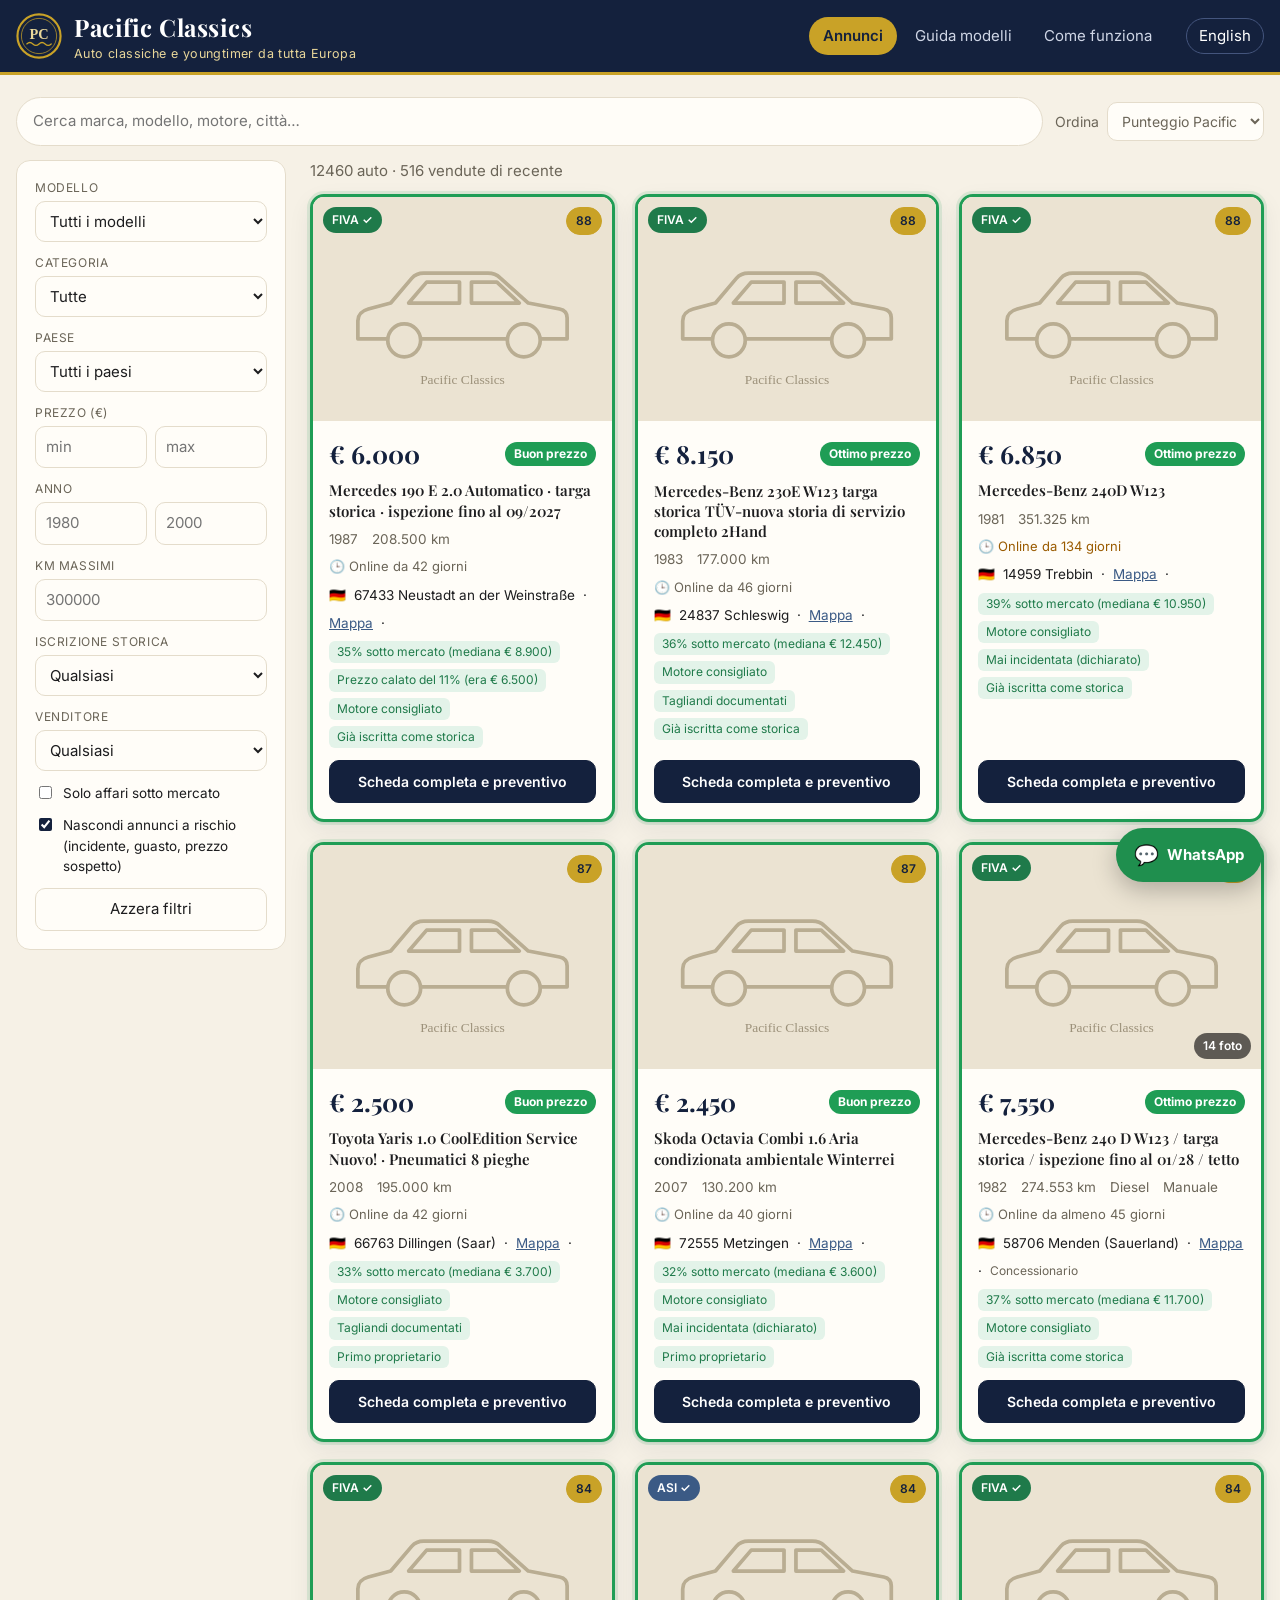
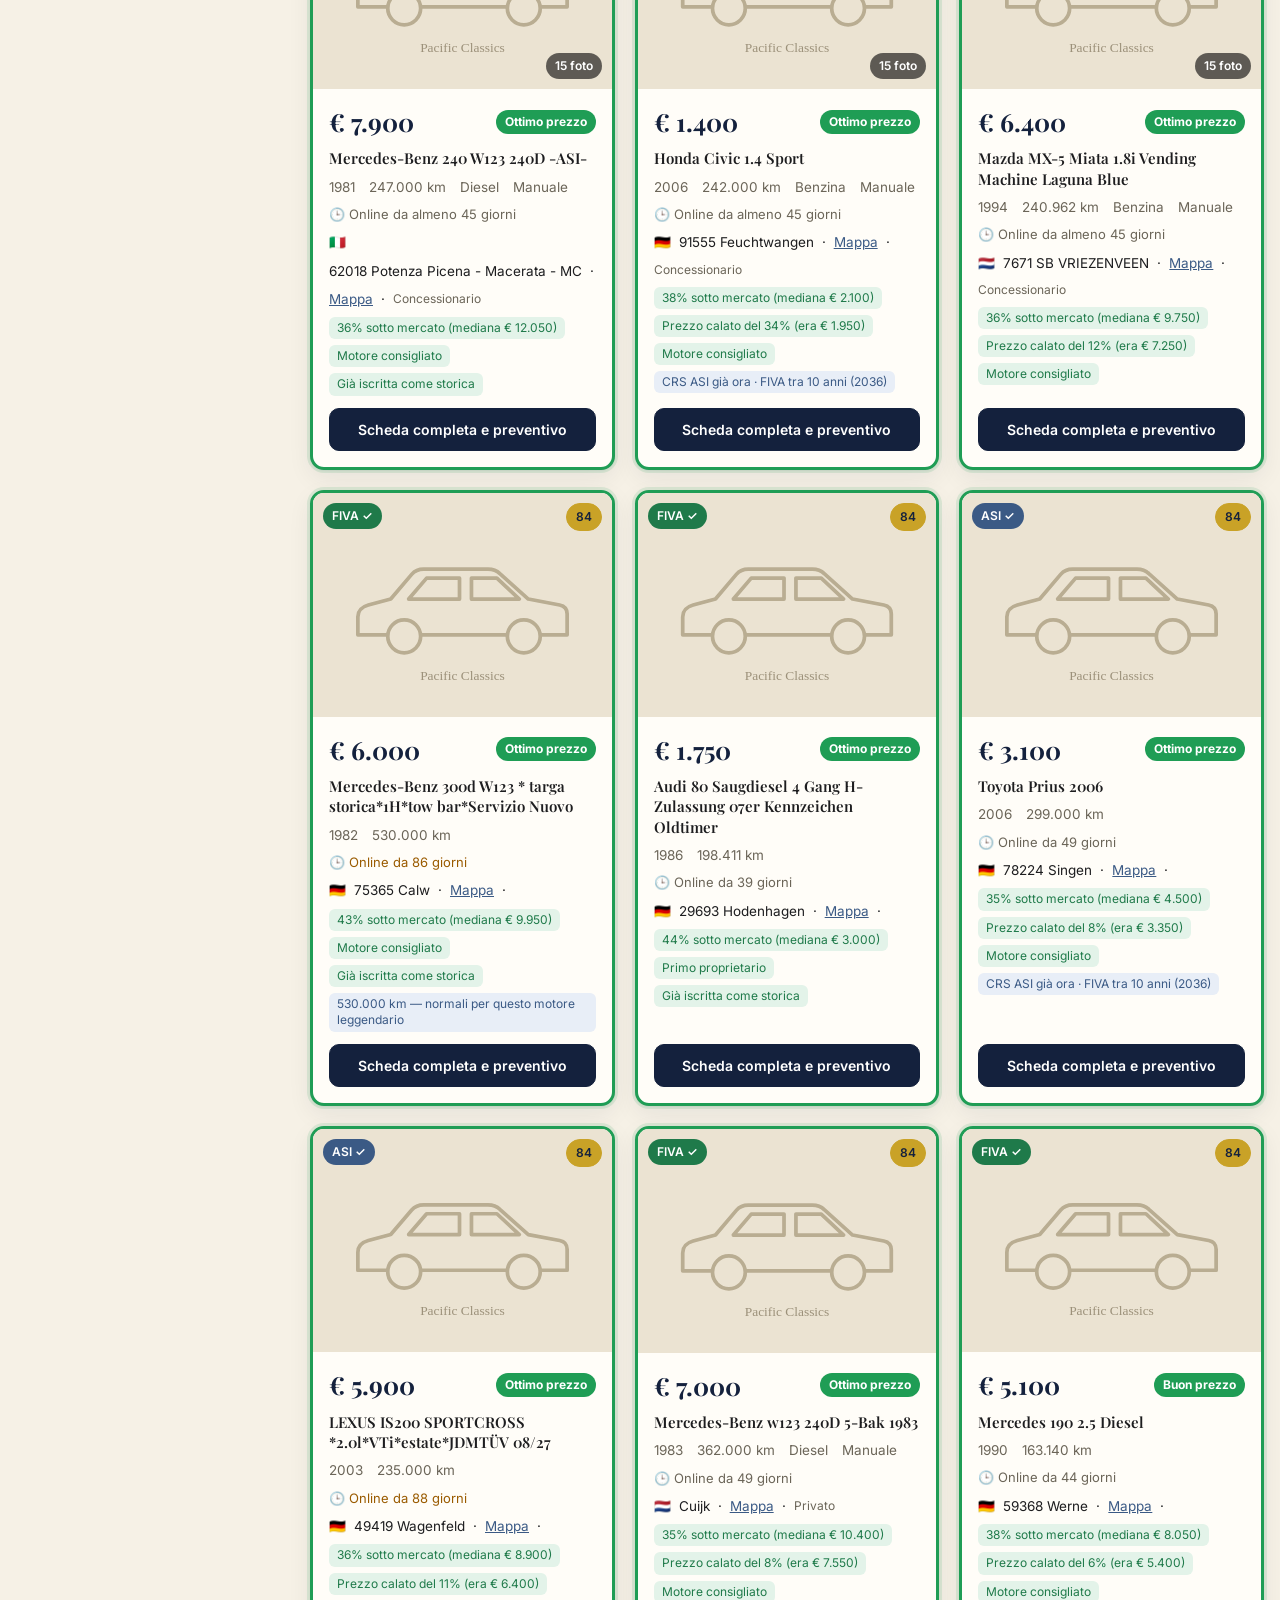
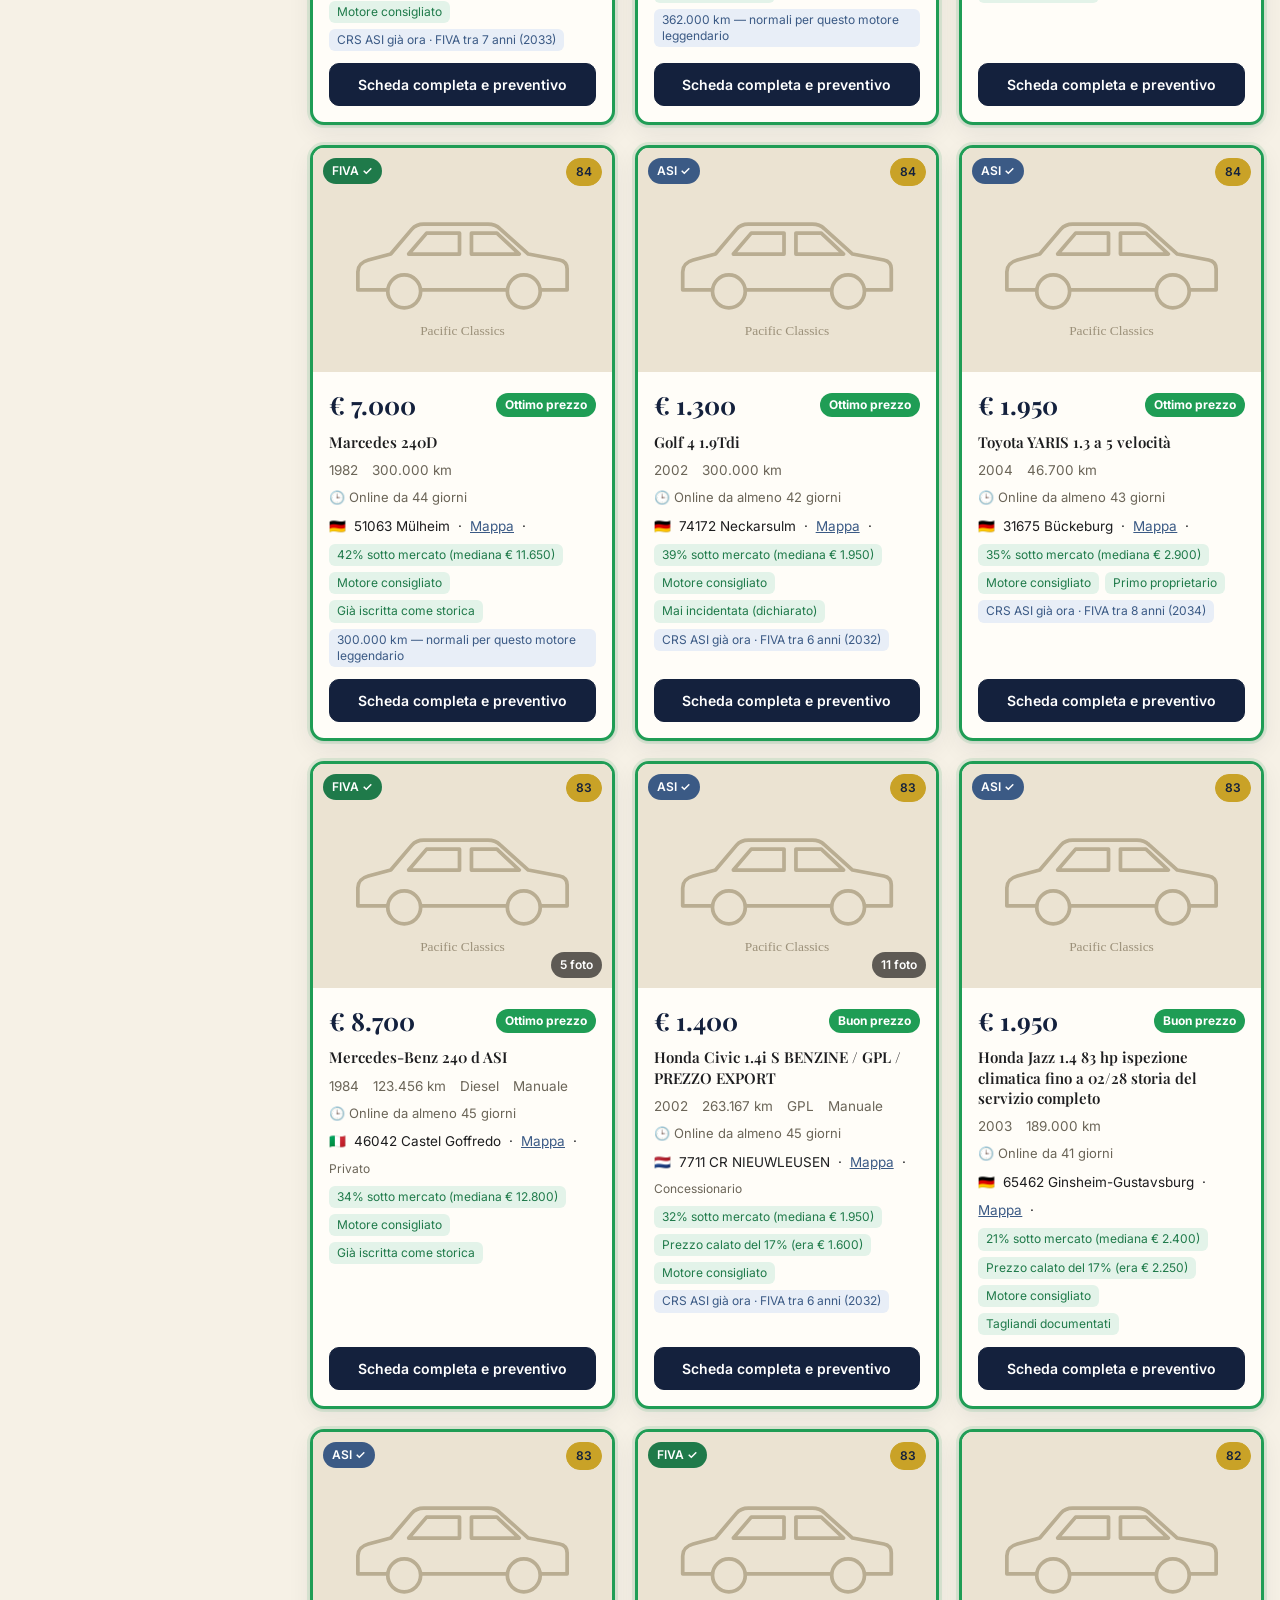
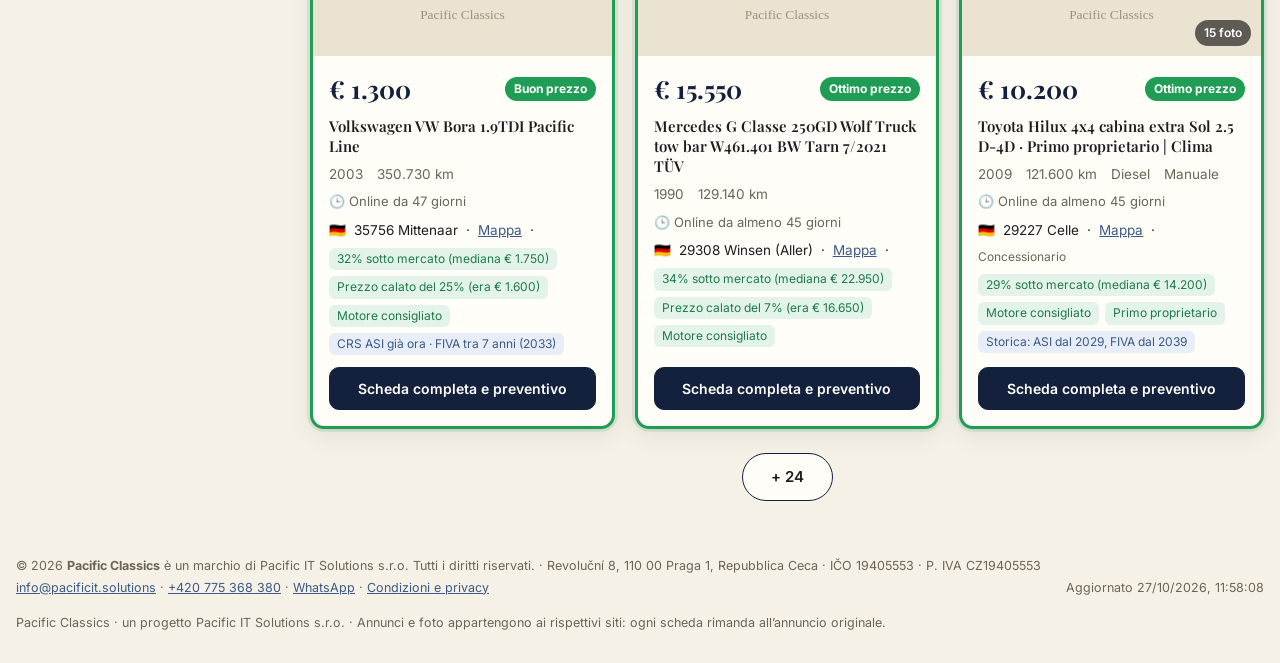
<file: site/index.html>
<!doctype html>
<html lang="it">
<head>
<meta charset="utf-8">
<meta name="viewport" content="width=device-width, initial-scale=1">
<title>Pacific Classics — Auto classiche e youngtimer da tutta Europa</title>
<meta name="theme-color" content="#14213d">
<meta name="description" content="Pacific Classics trova, verifica, acquista e porta in Italia auto classiche e youngtimer indistruttibili da tutta Europa. Pagamento protetto in escrow, prezzi chiari tutto compreso.">
<link rel="icon" href="img/logo.svg" type="image/svg+xml">
<link rel="preconnect" href="https://fonts.googleapis.com">
<link rel="preconnect" href="https://fonts.gstatic.com" crossorigin>
<link href="https://fonts.googleapis.com/css2?family=Playfair+Display:wght@600;700&family=Inter:wght@400;500;600&display=swap" rel="stylesheet">
<link rel="stylesheet" href="styles.css?v=202610242343">
</head>
<body>
<header class="masthead">
  <div class="wrap masthead-in">
    <a class="brand" href="#">
      <img src="img/logo.svg" alt="" width="46" height="46">
      <span><b>Pacific Classics</b><small data-t="tagline"></small></span>
    </a>
    <nav class="tabs" role="tablist">
      <button class="tab active" data-view="listings" data-t="listings"></button>
      <button class="tab" data-view="models" data-t="models"></button>
      <button class="tab" data-view="service" data-t="service"></button>
      <button class="tab admin-only" data-view="stats">📊 Statistiche</button>
    </nav>
    <button id="lang" class="lang"></button>
  </div>
</header>

<div id="adminBar" class="admin-bar" hidden>Modalità amministratore · prezzi d'acquisto, fonti e link visibili solo a te · <a href="#" id="logout">Esci</a></div>
<div id="demo" class="demo" hidden></div>

<main class="wrap">
  <!-- LISTINGS -->
  <section id="view-listings" class="view">
    <div class="toolbar">
      <input id="q" type="search" autocomplete="off">
      <label class="sortlbl"><span data-t="sort"></span>
        <select id="sort">
          <option value="score" data-t="sScore"></option>
          <option value="price_asc" data-t="sPriceAsc"></option>
          <option value="price_desc" data-t="sPriceDesc"></option>
          <option value="year" data-t="sYear"></option>
          <option value="km" data-t="sKm"></option>
          <option value="new" data-t="sNew"></option>
        </select>
      </label>
      <button id="toggleFilters" class="ghost" data-t="filters"></button>
    </div>
    <div class="layout">
      <aside id="filters" class="filters">
        <label><span data-t="model"></span><select id="fModel"></select></label>
        <label><span data-t="segment"></span>
          <select id="fSeg"><option value="" data-t="segAll"></option><option value="classic" data-t="segClassic"></option><option value="youngtimer" data-t="segYoung"></option></select>
        </label>
        <label><span data-t="country"></span><select id="fCountry"></select></label>
        <div class="row2">
          <label><span data-t="price"></span><input id="fPmin" type="number" min="0" step="500" placeholder="min"></label>
          <label><span>&nbsp;</span><input id="fPmax" type="number" min="0" step="500" placeholder="max"></label>
        </div>
        <div class="row2">
          <label><span data-t="year"></span><input id="fYmin" type="number" min="1960" max="2010" placeholder="1980"></label>
          <label><span>&nbsp;</span><input id="fYmax" type="number" min="1960" max="2010" placeholder="2000"></label>
        </div>
        <label><span data-t="maxKm"></span><input id="fKm" type="number" min="0" step="10000" placeholder="300000"></label>
        <label><span data-t="historic"></span>
          <select id="fHist"><option value="" data-t="hAny"></option><option value="fiva" data-t="hFiva"></option><option value="asi" data-t="hAsi"></option></select>
        </label>
        <label><span data-t="seller"></span>
          <select id="fSeller"><option value="" data-t="sAny"></option><option value="dealer" data-t="sDealer"></option><option value="private" data-t="sPrivate"></option></select>
        </label>
        <label class="check"><input id="fDeals" type="checkbox"><span data-t="onlyDeals"></span></label>
        <label class="check"><input id="fSafe" type="checkbox" checked><span data-t="hideRisky"></span></label>
        <button id="reset" class="ghost" data-t="reset"></button>
      </aside>
      <div class="results">
        <p id="count" class="count"></p>
        <div id="grid" class="grid"></div>
        <button id="more" class="more" hidden>+</button>
      </div>
    </div>
  </section>

  <!-- STATS (admin only) -->
  <section id="view-stats" class="view stats-view" hidden></section>

  <!-- LEGAL -->
  <section id="view-legal" class="view legal" hidden>
    <h1>Condizioni del servizio e privacy</h1>
    <div class="panel">
      <h3>Condizioni del servizio (sintesi)</h3>
      <ul>
        <li>Pacific Classics, marchio di Pacific IT Solutions s.r.o., offre un servizio di ricerca, verifica, acquisto per conto del cliente e trasporto di veicoli usati e d'epoca all'interno dell'Unione Europea.</li>
        <li>Le auto mostrate sul sito sono selezionate tra annunci pubblicati in tutta Europa: disponibilità e caratteristiche dipendono dal venditore e vengono sempre confermate prima del preventivo. Le stime di trasporto sono indicative.</li>
        <li>Prima di ogni incarico il cliente riceve un preventivo scritto con: prezzo dell'auto comprensivo del servizio Pacific Classics, costo di trasporto, 350 € di radiazione e pratiche di esportazione, ed eventuali servizi facoltativi (perizia in officina, immatricolazione).</li>
        <li>Il pagamento avviene su un conto di garanzia (escrow) presso un servizio terzo. Le condizioni di sblocco e rimborso sono indicate nel contratto di escrow firmato prima del versamento.</li>
        <li>Le valutazioni sull'affidabilità dei modelli e i "punti salienti" degli annunci sono informazioni orientative, non una garanzia sullo stato del singolo veicolo, che viene accertato con il rapporto di verifica.</li>
        <li>Il contratto completo viene inviato insieme al preventivo.</li>
      </ul>
    </div>
    <div class="panel">
      <h3>Informativa privacy</h3>
      <p>Titolare del trattamento: Pacific IT Solutions s.r.o., Revoluční 8, 110 00 Praga 1, Repubblica Ceca – IČO 19405553 – <a href="mailto:info@pacificit.solutions">info@pacificit.solutions</a>.</p>
      <p>Il sito non usa moduli di registrazione né cookie. Per contare le visite registriamo in forma anonima il paese e la città approssimativa (ricavati dalla rete, senza salvare l'indirizzo IP), il tipo di dispositivo, il sito di provenienza e le schede auto aperte; i dati sono conservati al massimo 13 mesi. Se ci contatti via email, telefono o WhatsApp, usiamo i dati che ci fornisci (nome, contatti, auto di interesse) solo per risponderti e preparare il preventivo, per il tempo necessario alla trattativa e agli obblighi fiscali. Non li cediamo a terzi, salvo il servizio di escrow e il trasportatore quando l'incarico viene confermato.</p>
      <p>Il sito è ospitato da GitHub Pages e usa i caratteri di Google Fonts: questi servizi possono registrare l'indirizzo IP del visitatore secondo le loro informative. Puoi chiedere in ogni momento accesso, rettifica o cancellazione dei tuoi dati scrivendo all'indirizzo sopra.</p>
    </div>
  </section>

  <!-- MODELS -->
  <section id="view-models" class="view" hidden>
    <div id="modelGrid" class="model-grid"></div>
  </section>

  <!-- SERVICE: how Pacific Classics works -->
  <section id="view-service" class="view service" hidden>
    <div class="hero">
      <p class="eyebrow">Il servizio Pacific Classics</p>
      <h1>L'auto che cerchi, da tutta Europa: verificata, comprata e consegnata a casa tua.</h1>
      <p class="lead">Troviamo l'auto, la verifichiamo, la compriamo per te e la consegniamo a casa tua o in officina.
        Paghi in modo protetto, su un conto di garanzia: il venditore viene pagato solo quando l'auto verificata gli viene ritirata, e noi solo quando l'auto è da te.</p>
      <div class="hero-cta">
        <a class="btn primary" href="#" data-goto="listings">Cerca tra gli annunci</a>
        <a class="btn sec" href="#costi">Quanto costa</a>
      </div>
      <div class="hero-badges">
        <span>🛡️ Pagamento in escrow</span><span>🔍 Rapporto di verifica prima dell'acquisto</span>
        <span>🚚 Trasporto su bisarca</span><span>🧾 Fattura per privati e aziende</span>
      </div>
    </div>

    <h2 class="sec-title">Come funziona, passo per passo</h2>
    <ol class="steps">
      <li><b>Scegli l'auto</b><p>Dagli annunci di questo sito o mandaci il link di un annuncio che hai trovato tu, in qualsiasi paese europeo. Se non sai cosa cercare, ti consigliamo noi il modello giusto.</p></li>
      <li><b>La verifichiamo</b><p>Contattiamo il venditore nella sua lingua, chiediamo foto, documenti, storico dei tagliandi e numero di telaio, e controlliamo i punti deboli noti di quel modello. Ricevi un <b>rapporto di verifica</b> in PDF con foto, documenti e checklist del modello. Se qualcosa non torna, te lo diciamo prima di comprare.</p></li>
      <li><b>Ti mandiamo il preventivo completo</b><p>Prezzo dell'auto<span class="admin-only">, commissione</span>, trasporto e pratiche: un totale chiaro, senza sorprese. Decidi tu se procedere.</p></li>
      <li><b>Paghi in escrow</b><p>Versi l'importo su un conto di garanzia (escrow) gestito da un servizio terzo indipendente. Né noi né il venditore possiamo toccare i soldi finché l'operazione non è conclusa.</p></li>
      <li><b>Compriamo e prepariamo l'auto</b><p>Dopo il tuo ok sul rapporto di verifica, l'escrow paga il venditore direttamente, al momento del ritiro dell'auto e dei documenti originali. Poi facciamo radiazione ed esportazione.</p></li>
      <li><b>Trasporto o ritiro</b><p>Te la portiamo su bisarca fino a casa o in officina, assicurata durante il viaggio. Oppure, se preferisci, la ritiri tu e la porti in Italia con targa provvisoria.</p></li>
      <li><b>Consegna e chiusura</b><p>Controlli l'auto alla consegna. Solo allora l'escrow sblocca la parte che spetta a noi: il nostro servizio, il trasporto e le pratiche.</p></li>
    </ol>

    <h2 class="sec-title" id="costi">Quanto costa</h2>
    <div class="formula">
      <div class="client-only"><span>Prezzo dell'auto</span><small>quello indicato in ogni scheda: comprende già ricerca, verifica, trattativa e acquisto</small></div>
      <div class="admin-only"><span>Prezzo dell'auto</span><small>quello pagato al venditore, senza ricarichi</small></div><i class="admin-only">+</i>
      <div class="admin-only"><span>Commissione a scaletta</span><small>35% sotto i 500 € → 5% oltre i 40.000 €, minimo 400 € (config/business.yaml)</small></div><i>+</i>
      <div><span>Trasporto</span><small>su bisarca, secondo il paese d'origine</small></div><i>+</i>
      <div><span>Radiazione e pratiche export</span><small>350 € fissi</small></div><i>+</i>
      <div class="optional"><span>Perizia in officina</span><small>facoltativa · su preventivo · <a href="#perizia">cos'è</a></small></div>
    </div>
    <p class="note">Tutto viene versato in escrow e sbloccato solo alla consegna. L'immatricolazione italiana (IPT e diritti, variabili per provincia) non è compresa: possiamo seguirla noi su richiesta.</p>

    <div class="cols">
      <div class="panel">
        <h3>Trasporto su bisarca verso l'Italia</h3>
        <p class="src">Prezzi indicativi per auto, fino al Nord e Centro Italia. Il preventivo esatto dipende da indirizzi, periodo e se l'auto è marciante.</p>
        <table class="price-table">
          <tr><th>Paese d'origine</th><th>Prezzo indicativo</th></tr>
          <tr><td>🇦🇹 Austria · 🇸🇮 Slovenia</td><td>450 – 700 €</td></tr>
          <tr><td>🇩🇪 Germania sud (Baviera, Baden-Württemberg)</td><td>500 – 750 €</td></tr>
          <tr><td>🇩🇪 Germania centro-nord</td><td>700 – 1.000 €</td></tr>
          <tr><td>🇨🇿 Repubblica Ceca · 🇸🇰 Slovacchia</td><td>650 – 950 €</td></tr>
          <tr><td>🇫🇷 Francia</td><td>600 – 1.000 €</td></tr>
          <tr><td>🇧🇪 Belgio · 🇳🇱 Paesi Bassi · 🇱🇺 Lussemburgo</td><td>800 – 1.100 €</td></tr>
          <tr><td>🇪🇸 Spagna</td><td>900 – 1.300 €</td></tr>
          <tr><td>🇮🇹 Auto già in Italia</td><td>250 – 450 €</td></tr>
        </table>
        <p class="src">Sud Italia e isole: + 150 – 300 €. Auto non marciante: + 100 – 200 €.</p>
      </div>
      <div class="panel">
        <h3>Esempio</h3>
        <p class="src">Mercedes 300 D W124 a Stoccarda, consegna a Milano su bisarca.</p>
        <table class="price-table">
          <tr class="client-only"><td>Prezzo dell'auto (come in scheda)</td><td>9.300 €</td></tr>
          <tr class="admin-only"><td>Prezzo d'acquisto</td><td>8.000 €</td></tr>
          <tr class="admin-only"><td>Commissione (16% + arrotondamento)</td><td>1.300 €</td></tr>
          <tr><td>Trasporto Germania sud → Milano</td><td>≈ 650 €</td></tr>
          <tr><td>Radiazione e pratiche export</td><td>350 €</td></tr>
          <tr class="tot"><td>Totale in escrow</td><td>≈ 10.300 €</td></tr>
          <tr class="opt"><td>+ Perizia in officina (facoltativa)</td><td>su preventivo</td></tr>
        </table>
        <p class="src">Ogni scheda auto del sito mostra già una stima del totale con questa formula.</p>
      </div>
    </div>

    <h2 class="sec-title">Due modi di ricevere l'auto</h2>
    <div class="cols">
      <div class="panel option"><h3>🚚 Consegna su bisarca</h3><p>Pensiamo a tutto noi: ritiro dal venditore, viaggio assicurato, consegna all'indirizzo che scegli. È l'opzione consigliata per le auto d'epoca e per chi è lontano.</p></div>
      <div class="panel option"><h3>🔑 Ritiro diretto</h3><p>Non vuoi il camion? Prepariamo radiazione, targa provvisoria e documenti, e tu vai a prendere l'auto e la guidi fino in Italia. Paghi il prezzo dell'auto<span class="admin-only"> e la commissione</span> più i 350 € delle pratiche, senza il trasporto.</p></div>
    </div>

    <h2 class="sec-title" id="perizia">Perizia in officina: l'auto controllata da un meccanico prima di comprarla</h2>
    <div class="cols perizia">
      <div class="panel">
        <h3>Cos'è</h3>
        <p>Su richiesta, prima dell'acquisto facciamo controllare l'auto da un'<b>officina indipendente vicino al venditore</b>, che non ha nessun interesse a venderla.
          È come andare a vederla con un meccanico di fiducia, senza dover partire.</p>
        <p>Il meccanico mette l'auto sul ponte, la prova su strada e ci manda un <b>rapporto scritto con foto</b>. Tu lo leggi e decidi: se qualcosa non ti convince, l'auto non si compra e i soldi in escrow tornano a te.</p>
        <p class="src">Il costo dipende dal paese e dall'officina: te lo indichiamo nel preventivo, prima di procedere.</p>
      </div>
      <div class="panel">
        <h3>Cosa controlla il meccanico</h3>
        <ul class="hl">
          <li>Ruggine e sottoscocca: longheroni, sottoporta, passaruota, punti del cric</li>
          <li>Motore: avviamento a freddo, perdite d'olio, fumosità, compressione se serve</li>
          <li>Cambio, frizione, trasmissione e differenziale</li>
          <li>Freni, sospensioni, sterzo e gomme</li>
          <li>Impianto elettrico, centralina e spie (lettura dei codici errore)</li>
          <li>Corrispondenza telaio–documenti e chilometraggio rispetto allo storico</li>
          <li>Prova su strada completa</li>
        </ul>
      </div>
    </div>
    <p class="note">La perizia non va confusa con la <b>revisione</b> italiana: quella è il controllo obbligatorio della Motorizzazione, fatto in Italia dopo l'immatricolazione.</p>

    <h2 class="sec-title">Cos'è l'escrow, in parole semplici</h2>
    <div class="escrow-explain">
      <p class="lead-dark">L'<b>escrow</b> è un <b>conto di garanzia</b>: una "cassaforte" tenuta da un soggetto terzo, che non è né chi compra né chi vende.
        Funziona come quando dal notaio si lascia la caparra: i soldi ci sono, sono al sicuro, ma nessuno li può prendere finché l'affare non è concluso come promesso.</p>
      <div class="escrow-flow">
        <div><b>1. Tu versi</b><span>Fai il bonifico non a noi e non al venditore, ma sul conto escrow. Ricevi la conferma che i soldi sono arrivati e sono bloccati.</span></div>
        <i>→</i>
        <div><b>2. Verifica e tuo ok</b><span>Verifichiamo l'auto e ti mandiamo il rapporto con foto e documenti. Il denaro intanto resta fermo nella cassaforte: nessuno può spenderlo, nemmeno noi.</span></div>
        <i>→</i>
        <div><b>3. Il venditore viene pagato</b><span>Solo quando ritiriamo l'auto e i documenti originali, l'escrow paga il prezzo direttamente al venditore. A noi non passa nulla.</span></div>
        <i>→</i>
        <div><b>4. Consegna, poi noi</b><span>L'auto arriva da te, la controlli e confermi. Solo allora l'escrow sblocca a Pacific Classics il compenso per il servizio, il trasporto e le pratiche.</span></div>
      </div>
      <div class="cols">
        <div class="panel"><h3>E se qualcosa va storto?</h3><p>Se l'auto non supera la verifica, o tu non approvi il rapporto, l'acquisto non si fa e il denaro torna a te. Le regole su quando si sblocca o si restituisce sono scritte nel contratto di escrow prima che tu paghi.</p></div>
        <div class="panel"><h3>Perché è più sicuro di un bonifico</h3><p>Con un bonifico diretto a un venditore straniero, se l'auto non arriva o è diversa, recuperare i soldi è difficile. Con l'escrow i soldi non partono finché non hai l'auto: il rischio di truffa sparisce.</p></div>
      </div>
      <p class="note">Il costo del servizio di escrow, quando previsto, è indicato chiaramente nel preventivo.</p>
    </div>

    <h2 class="sec-title">Perché pagare in escrow</h2>
    <div class="cols three">
      <div class="panel"><h3>Per te che compri</h3><p>I soldi non arrivano al venditore finché l'auto non è stata verificata e ritirata, e noi veniamo pagati solo a consegna avvenuta. Se l'acquisto non va a buon fine, ti vengono restituiti.</p></div>
      <div class="panel"><h3>Per il venditore</h3><p>Sa che l'importo è già depositato e garantito: per questo accetta più volentieri di trattare con un acquirente estero.</p></div>
      <div class="panel"><h3>Per tutti</h3><p>Un servizio terzo e indipendente custodisce il denaro: nessuno dei due può spenderlo prima del tempo. Niente bonifici al buio verso sconosciuti.</p></div>
    </div>

    <h2 class="sec-title">Per privati e aziende</h2>
    <div class="cols">
      <div class="panel"><h3>Privati e appassionati</h3><p>Cerchi la tua prossima classica o un'auto robusta per tutti i giorni? Ti seguiamo dalla scelta del modello fino alla consegna, con consigli su motori e punti deboli.</p></div>
      <div class="panel"><h3>Concessionari, officine, flotte</h3><p>Ricerca continua di modelli specifici, più auto per volta, fattura aziendale. Il robot di Pacific Classics controlla migliaia di annunci in tutta Europa tre volte al giorno.</p></div>
    </div>

    <h2 class="sec-title">Domande frequenti</h2>
    <div class="faq">
      <details><summary>Cosa comprende il prezzo che vedo nella scheda?</summary><p>Il prezzo dell'auto e tutto il nostro servizio: ricerca, contatto con il venditore, verifica di foto, documenti e storico, trattativa, acquisto e coordinamento di pratiche e trasporto. A parte restano solo il trasporto, i 350 € di pratiche ed eventuali servizi facoltativi.</p></details>
      <details><summary>Cos'è la perizia in officina?</summary><p>Un controllo approfondito dell'auto fatto da un'officina indipendente vicino al venditore, prima dell'acquisto. Te ne parliamo nel dettaglio <a href="#perizia">qui sopra</a>.</p></details>
      <details><summary>Cosa sono i 350 € di radiazione?</summary><p>Le pratiche nel paese d'origine per cancellare l'auto dal registro locale ed esportarla in Italia: radiazione, documenti di esportazione e, per il ritiro diretto, la targa provvisoria.</p></details>
      <details><summary>L'immatricolazione in Italia è inclusa?</summary><p>No, è un costo a parte che dipende dalla provincia e dall'auto (IPT, diritti, targhe). Possiamo indicarti un'agenzia di fiducia o seguirla noi su richiesta.</p></details>
      <details><summary>E se l'auto non corrisponde all'annuncio?</summary><p>La verifichiamo prima dell'acquisto proprio per evitarlo. Se emergono problemi prima del pagamento al venditore, l'operazione si ferma e i fondi in escrow ti vengono restituiti.</p></details>
      <details><summary>Posso indicarvi un'auto trovata altrove?</summary><p>Certo: mandaci il link di qualsiasi annuncio europeo e ti prepariamo il preventivo completo.</p></details>
      <details><summary>Quanto tempo serve?</summary><p>Di solito 2–4 settimane dalla conferma alla consegna, a seconda del paese e dei tempi del venditore.</p></details>
    </div>

    <h2 class="sec-title" id="chi-siamo">Chi siamo</h2>
    <div class="cols about">
      <div class="panel">
        <h3>Appassionati prima che intermediari</h3>
        <p>Pacific Classics nasce da anni di esperienza con auto d'epoca e youngtimer: le abbiamo cercate, comprate, guidate e mantenute, in Italia e in mezza Europa.
          Sappiamo quali motori arrivano a 500.000 km e quali no, dove guardare la ruggine su una W124, perché una 240 con il B230 vale più di una con il V6.</p>
        <p>Viviamo e lavoriamo tra la Repubblica Ceca, la Germania, la Francia e l'Italia, e parliamo la lingua dei venditori. È così che troviamo auto sane a prezzi che in Italia non si vedono più, e le portiamo da te senza sorprese.</p>
        <p>Il nostro lavoro è semplice: <b>trovarti l'auto giusta, dirti la verità su com'è davvero e consegnartela come promesso.</b></p>
      </div>
      <div class="panel company">
        <h3>I nostri dati</h3>
        <p><b>Pacific Classics</b> è un marchio di <b>Pacific IT Solutions s.r.o.</b></p>
        <dl class="kv">
          <dt>Sede</dt><dd>Revoluční 8<br>110 00 Praga 1<br>Repubblica Ceca</dd>
          <dt>IČO</dt><dd>19405553</dd>
          <dt>P. IVA (DIČ)</dt><dd>CZ19405553</dd>
          <dt>Email</dt><dd><a href="mailto:info@pacificit.solutions">info@pacificit.solutions</a></dd>
          <dt>Telefono</dt><dd><a href="tel:+420775368380">+420 775 368 380</a></dd>
          <dt>WhatsApp</dt><dd><a href="https://wa.me/420775368380" target="_blank" rel="noopener">Scrivici su WhatsApp</a></dd>
        </dl>
        <p class="src">Fatturiamo a privati e aziende in tutta l'Unione Europea.</p>
      </div>
    </div>

    <div class="cta-band">
      <h2>Hai visto un'auto che ti piace?</h2>
      <p>Mandaci il link dell'annuncio: entro 48 ore ricevi il preventivo completo, senza impegno.</p>
      <div class="cta-buttons">
        <a class="btn wa" href="https://wa.me/420775368380?text=Ciao%20Pacific%20Classics%2C%20vorrei%20un%20preventivo%20per%20questa%20auto%3A%20" target="_blank" rel="noopener"><span class="ico" aria-hidden="true">💬</span> Scrivici su WhatsApp</a>
        <a class="btn primary" id="contactBtn" href="#">Scrivici una email</a>
        <a class="btn sec" href="tel:+420775368380">📞 +420 775 368 380</a>
      </div>
    </div>
  </section>
</main>

<footer class="foot wrap">
  <div class="foot-co">
    © 2026 <b>Pacific Classics</b> è un marchio di Pacific IT Solutions s.r.o. Tutti i diritti riservati. · Revoluční 8, 110 00 Praga 1, Repubblica Ceca · IČO 19405553 · P. IVA CZ19405553<br>
    <a href="mailto:info@pacificit.solutions">info@pacificit.solutions</a> · <a href="tel:+420775368380">+420 775 368 380</a> ·
    <a href="https://wa.me/420775368380" target="_blank" rel="noopener">WhatsApp</a> ·
    <a href="#" data-goto="legal">Condizioni e privacy</a>
  </div>
  <span id="updated"></span>
  <span>Pacific Classics · un progetto Pacific IT Solutions s.r.o. · Annunci e foto appartengono ai rispettivi siti: ogni scheda rimanda all’annuncio originale.</span>
</footer>

<a class="wa-float" href="https://wa.me/420775368380?text=Ciao%20Pacific%20Classics%2C%20" target="_blank" rel="noopener" aria-label="Scrivici su WhatsApp">
  <span aria-hidden="true">💬</span><b>WhatsApp</b></a>
<dialog id="dlg"><div id="dlgBody"></div>
  <!-- inside the dialog so they sit in the same top layer, above the modal -->
  <div id="peek" class="peek" hidden><img alt=""></div>
  <div id="lightbox" class="lightbox" hidden>
    <button class="lb-x" data-lb="close" aria-label="Chiudi">×</button>
    <button class="lb-nav lb-prev" data-lb="prev" aria-label="Precedente">‹</button>
    <img alt="">
    <button class="lb-nav lb-next" data-lb="next" aria-label="Successiva">›</button>
    <div class="lb-count"></div>
  </div>
</dialog>

<script src="stats.js?v=202610242343"></script>
<script src="admin.js?v=202610242343"></script>
<script src="i18n.js?v=202610242343"></script>
<script src="app.js?v=202610242343"></script>
</body>
</html>
</file>
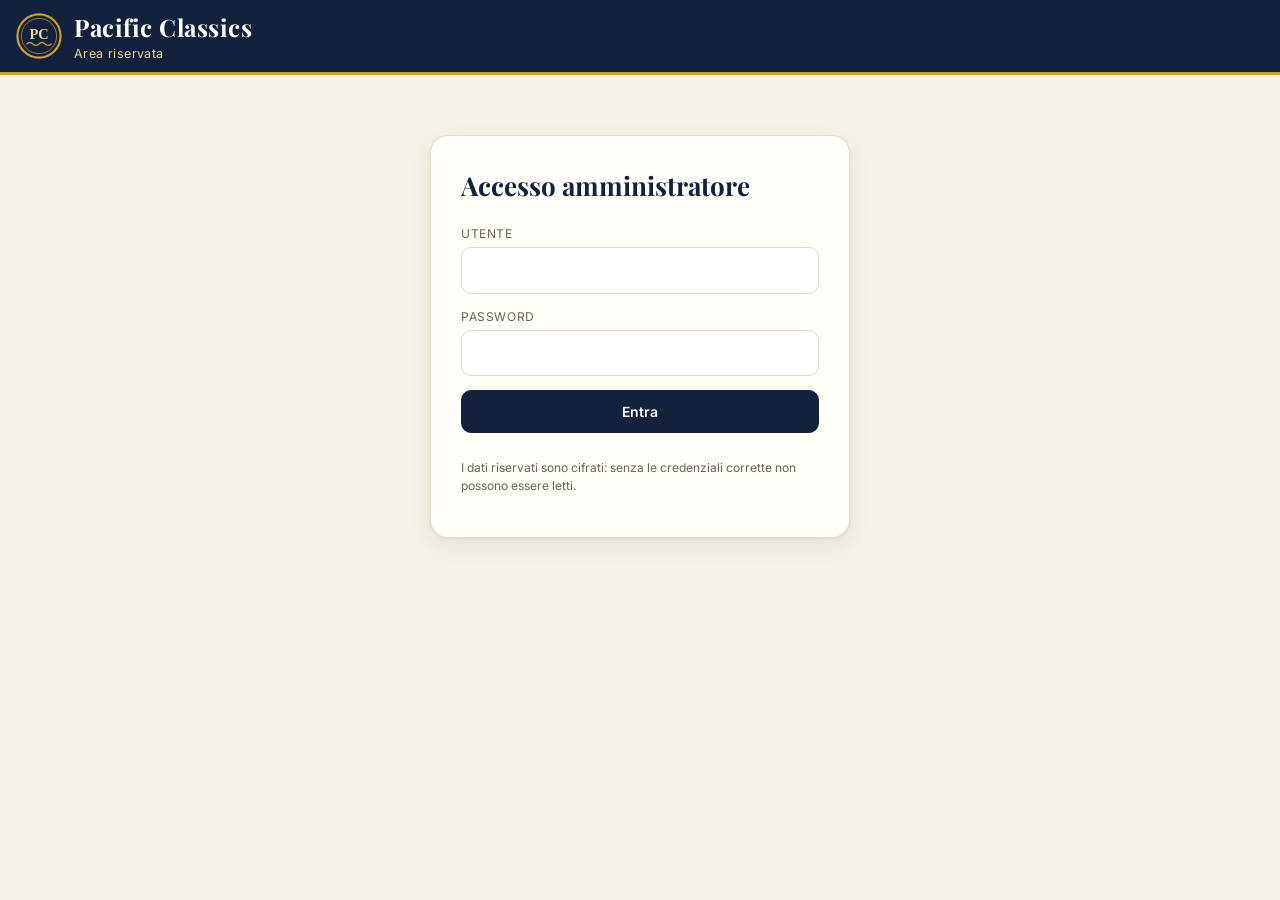
<file: site/admin.html>
<!doctype html>
<html lang="it">
<head>
<meta charset="utf-8">
<meta name="viewport" content="width=device-width, initial-scale=1">
<meta name="robots" content="noindex, nofollow">
<title>Pacific Classics — Accesso amministratore</title>
<link rel="icon" href="img/logo.svg" type="image/svg+xml">
<link rel="preconnect" href="https://fonts.googleapis.com">
<link rel="preconnect" href="https://fonts.gstatic.com" crossorigin>
<link href="https://fonts.googleapis.com/css2?family=Playfair+Display:wght@600;700&family=Inter:wght@400;500;600&display=swap" rel="stylesheet">
<link rel="stylesheet" href="styles.css?v=202610242343">
</head>
<body class="login-page">
<header class="masthead">
  <div class="wrap masthead-in">
    <a class="brand" href="./"><img src="img/logo.svg" alt="" width="46" height="46"><span><b>Pacific Classics</b><small>Area riservata</small></span></a>
  </div>
</header>
<main class="wrap">
  <form id="login" class="login-box" autocomplete="on">
    <h1>Accesso amministratore</h1>
    <label><span>Utente</span><input id="u" name="username" autocomplete="username" required></label>
    <label><span>Password</span><input id="p" name="password" type="password" autocomplete="current-password" required></label>
    <p id="err" class="login-err" hidden>Utente o password errati.</p>
    <button class="btn primary" id="go" type="submit">Entra</button>
    <p class="src">I dati riservati sono cifrati: senza le credenziali corrette non possono essere letti.</p>
  </form>
</main>
<script src="admin.js?v=202610242343"></script>
<script>
  document.getElementById("login").addEventListener("submit", async e => {
    e.preventDefault();
    const u = document.getElementById("u").value.trim(), p = document.getElementById("p").value, btn = document.getElementById("go");
    btn.disabled = true; btn.textContent = "Verifica…"; document.getElementById("err").hidden = true;
    try {
      await PCAdmin.open(u, p);
      sessionStorage.setItem("pc-admin", JSON.stringify({ u, p }));
      location.href = "./";
    } catch (x) {
      document.getElementById("err").hidden = false;
      btn.disabled = false; btn.textContent = "Entra";
    }
  });
</script>
</body>
</html>
</file>
<file: site/styles.css>
:root {
  --navy: #14213d; --navy-2: #1f2f52; --gold: #c9a227; --gold-soft: #e9d79a;
  --cream: #f6f1e6; --paper: #fffdf8; --ink: #1d1d1f; --muted: #6b6558; --line: #e4dccb;
  --good: #1f7a4a; --good-bg: #e3f3e9; --info: #3b5a85; --info-bg: #e8eef7;
  --warn: #9a5b00; --warn-bg: #fdf0d8; --danger: #a51d2d; --danger-bg: #fbe3e5;
  --radius: 14px; --shadow: 0 1px 2px rgba(20,33,61,.06), 0 8px 24px rgba(20,33,61,.07);
}
* { box-sizing: border-box; }
html { -webkit-text-size-adjust: 100%; }
body { margin: 0; background: var(--cream); color: var(--ink); font: 15px/1.5 Inter, system-ui, sans-serif; }
h1, h2, h3, .brand b, .price { font-family: "Playfair Display", Georgia, serif; }
a { color: inherit; }
button, input, select { font: inherit; color: inherit; }
.wrap { max-width: 1320px; margin: 0 auto; padding: 0 16px; }

/* masthead */
.masthead { background: var(--navy); color: #fff; border-bottom: 3px solid var(--gold); position: sticky; top: 0; z-index: 20; }
.masthead-in { display: flex; align-items: center; gap: 20px; min-height: 72px; flex-wrap: wrap; }
.brand { display: flex; align-items: center; gap: 12px; text-decoration: none; margin-right: auto; }
.brand b { display: block; font-size: 24px; letter-spacing: .5px; color: #fff; }
.brand small { display: block; color: var(--gold-soft); font-size: 12.5px; letter-spacing: .4px; }
.tabs { display: flex; gap: 4px; }
.tab { background: none; border: 0; color: #cfd6e6; padding: 8px 14px; border-radius: 999px; cursor: pointer; }
.tab:hover { color: #fff; }
.tab.active { background: var(--gold); color: var(--navy); font-weight: 600; }
.lang { background: transparent; border: 1px solid #44557d; color: #fff; padding: 6px 12px; border-radius: 999px; cursor: pointer; }

.demo { background: var(--warn-bg); color: var(--warn); text-align: center; padding: 8px 16px; font-weight: 500; border-bottom: 1px solid #f0d9a8; }

/* toolbar */
.toolbar { display: flex; gap: 12px; align-items: center; margin: 22px 0 14px; flex-wrap: wrap; }
#q { flex: 1 1 320px; padding: 12px 16px; border: 1px solid var(--line); border-radius: 999px; background: var(--paper); }
#q:focus, select:focus, input:focus { outline: 2px solid var(--gold); outline-offset: 1px; }
.sortlbl { display: flex; align-items: center; gap: 8px; color: var(--muted); font-size: 14px; }
select, .filters input { padding: 9px 10px; border: 1px solid var(--line); border-radius: 10px; background: var(--paper); width: 100%; }
.sortlbl select { width: auto; }
.ghost { background: var(--paper); border: 1px solid var(--line); padding: 9px 14px; border-radius: 10px; cursor: pointer; }
#toggleFilters { display: none; }

/* layout */
.layout { display: grid; grid-template-columns: 270px 1fr; gap: 24px; align-items: start; }
.filters { background: var(--paper); border: 1px solid var(--line); border-radius: var(--radius); padding: 18px; display: flex; flex-direction: column; gap: 12px; position: sticky; top: 92px; }
.filters label > span { display: block; font-size: 12px; text-transform: uppercase; letter-spacing: .6px; color: var(--muted); margin-bottom: 4px; }
.filters .row2 { display: grid; grid-template-columns: 1fr 1fr; gap: 8px; }
.filters .check { display: flex; gap: 8px; align-items: flex-start; font-size: 13.5px; }
.filters .check span { text-transform: none; letter-spacing: 0; font-size: 13.5px; color: var(--ink); margin: 0; }
.filters .check input { width: auto; margin-top: 3px; accent-color: var(--navy); }
.count { margin: 0 0 12px; color: var(--muted); }

/* cards */
.grid { display: grid; grid-template-columns: repeat(auto-fill, minmax(300px, 1fr)); gap: 20px; }
.card { background: var(--paper); border: 1px solid var(--line); border-radius: var(--radius); overflow: hidden; box-shadow: var(--shadow); display: flex; flex-direction: column; }
.photo { position: relative; aspect-ratio: 4 / 3; background: #e9e2d2; cursor: pointer; }
.photo img { width: 100%; height: 100%; object-fit: cover; display: block; }
.badge { position: absolute; font-size: 12px; font-weight: 600; padding: 4px 9px; border-radius: 999px; }
.score { top: 10px; right: 10px; background: var(--navy); color: var(--gold-soft); border: 1px solid var(--gold); }
.score.hi { background: var(--gold); color: var(--navy); }
.nph { bottom: 10px; right: 10px; background: rgba(0,0,0,.6); color: #fff; }
.hist { top: 10px; left: 10px; background: var(--good); color: #fff; }
.hist.asi { background: var(--info); }
.body { padding: 14px 16px 16px; display: flex; flex-direction: column; gap: 10px; flex: 1; }
.top { display: flex; justify-content: space-between; align-items: baseline; gap: 10px; }
.price { font-size: 25px; font-weight: 700; color: var(--navy); white-space: nowrap; }
.orig { color: var(--muted); font-size: 12px; }
.title { font-weight: 600; font-size: 15px; line-height: 1.35; margin: 0; }
.chip-model { display: inline-block; font-size: 12px; color: var(--navy); background: #ece4cf; padding: 2px 8px; border-radius: 6px; }
.specs { display: flex; flex-wrap: wrap; gap: 6px 14px; color: var(--muted); font-size: 13.5px; }
.where { display: flex; align-items: center; gap: 8px; font-size: 13.5px; flex-wrap: wrap; }
.where a { color: var(--info); }
.alerts { display: flex; flex-wrap: wrap; gap: 6px; }
.al { font-size: 12px; padding: 3px 8px; border-radius: 6px; line-height: 1.35; }
.al.good { background: var(--good-bg); color: var(--good); }
.al.info { background: var(--info-bg); color: var(--info); }
.al.warn { background: var(--warn-bg); color: var(--warn); }
.al.danger { background: var(--danger-bg); color: var(--danger); font-weight: 600; }
.actions { display: flex; gap: 8px; margin-top: auto; padding-top: 4px; }
.btn { flex: 1; text-align: center; text-decoration: none; padding: 10px 12px; border-radius: 10px; font-weight: 600; font-size: 14px; cursor: pointer; border: 1px solid var(--navy); }
.btn.primary { background: var(--navy); color: #fff; }
.btn.primary:hover { background: var(--navy-2); }
.btn.sec { background: transparent; color: var(--navy); }
.src { font-size: 12px; color: var(--muted); }
.more { display: block; margin: 24px auto; padding: 12px 28px; border-radius: 999px; border: 1px solid var(--navy); background: var(--paper); cursor: pointer; font-weight: 600; }
.empty { padding: 40px; text-align: center; color: var(--muted); background: var(--paper); border-radius: var(--radius); border: 1px dashed var(--line); }

/* dialog */
dialog { border: 0; border-radius: 18px; padding: 0; width: min(920px, 96vw); max-height: 92vh; background: var(--paper); box-shadow: 0 30px 80px rgba(0,0,0,.35); }
dialog::backdrop { background: rgba(20,33,61,.55); }
.dlg-head { display: flex; justify-content: space-between; align-items: center; gap: 12px; padding: 16px 20px; border-bottom: 1px solid var(--line); position: sticky; top: 0; background: var(--paper); z-index: 1; }
.dlg-head h2 { margin: 0; font-size: 21px; color: var(--navy); }
.x { background: none; border: 0; font-size: 26px; cursor: pointer; line-height: 1; color: var(--muted); }
.gallery { display: flex; gap: 8px; overflow-x: auto; padding: 16px 20px; scroll-snap-type: x mandatory; }
.gallery img { height: 260px; border-radius: 10px; scroll-snap-align: start; flex: none; background: #e9e2d2; }
.dlg-grid { display: grid; grid-template-columns: 1.1fr 1fr; gap: 18px; padding: 0 20px 22px; }
.panel { border: 1px solid var(--line); border-radius: 12px; padding: 14px 16px; }
.panel h3 { margin: 0 0 8px; font-size: 16px; color: var(--navy); }
.panel p { margin: 4px 0; }
.kv { display: grid; grid-template-columns: auto 1fr; gap: 4px 14px; font-size: 14px; }
.kv dt { color: var(--muted); }
.kv dd { margin: 0; }
.alerts.col { flex-direction: column; align-items: flex-start; }

/* models */
.model-grid { display: grid; grid-template-columns: repeat(auto-fill, minmax(290px, 1fr)); gap: 16px; margin: 24px 0; }
.mcard { background: var(--paper); border: 1px solid var(--line); border-radius: var(--radius); padding: 16px; }
.mcard h3 { margin: 0; font-size: 18px; color: var(--navy); }
.mcard .meta { color: var(--muted); font-size: 13px; margin: 2px 0 10px; }
.mcard p { margin: 6px 0; font-size: 14px; }
.stars { color: var(--gold); letter-spacing: 2px; }
.mcard .count-link { margin-top: 10px; background: none; border: 0; color: var(--info); cursor: pointer; padding: 0; font-weight: 600; }

/* status */
table.st { width: 100%; border-collapse: collapse; background: var(--paper); border-radius: var(--radius); overflow: hidden; margin: 24px 0; }
table.st th, table.st td { padding: 10px 14px; border-bottom: 1px solid var(--line); text-align: left; font-size: 14px; vertical-align: top; }
table.st th { background: var(--navy); color: #fff; font-weight: 500; }
.pill { padding: 2px 9px; border-radius: 999px; font-size: 12px; font-weight: 600; }
.pill.ok { background: var(--good-bg); color: var(--good); }
.pill.blocked { background: var(--danger-bg); color: var(--danger); }
.pill.skipped { background: var(--info-bg); color: var(--info); }

.foot { display: flex; justify-content: space-between; gap: 16px; flex-wrap: wrap; color: var(--muted); font-size: 12.5px; padding-top: 30px; padding-bottom: 30px; }

@media (max-width: 900px) {
  .layout { grid-template-columns: 1fr; }
  .filters { position: static; display: none; }
  .filters.open { display: flex; }
  #toggleFilters { display: inline-block; }
  .dlg-grid { grid-template-columns: 1fr; }
  .tabs { order: 3; width: 100%; overflow-x: auto; padding-bottom: 8px; }
  .gallery img { height: 190px; }
}
@media (max-width: 520px) {
  .brand { gap: 10px; }
  .brand b { font-size: 20px; }
  .brand small { display: none; }
  .masthead-in { gap: 12px; min-height: 60px; }
}

/* photo preview on hover + full-screen lightbox */
.gallery img { cursor: zoom-in; transition: transform .15s ease, box-shadow .15s ease; }
.gallery img:hover { transform: translateY(-2px); box-shadow: 0 6px 18px rgba(20,33,61,.25); }
.hint { margin: -8px 20px 8px; font-size: 12.5px; color: var(--muted); }
.peek { position: fixed; z-index: 1000; pointer-events: none; background: #000; border-radius: 14px; padding: 4px;
  box-shadow: 0 24px 70px rgba(0,0,0,.45); border: 2px solid var(--gold); }
.peek { display: flex; align-items: center; justify-content: center; }
.peek[hidden] { display: none; }
.peek img { display: block; max-width: 100%; max-height: 100%; border-radius: 10px; object-fit: contain; }
.lightbox { position: fixed; inset: 0; z-index: 1100; background: rgba(10,14,25,.94); display: flex; align-items: center; justify-content: center; }
.lightbox[hidden] { display: none; }
.lightbox img { max-width: 92vw; max-height: 86vh; border-radius: 8px; box-shadow: 0 20px 60px rgba(0,0,0,.6); }
.lb-x { position: absolute; top: 14px; right: 18px; background: none; border: 0; color: #fff; font-size: 40px; cursor: pointer; line-height: 1; }
.lb-nav { position: absolute; top: 50%; transform: translateY(-50%); background: rgba(255,255,255,.12); border: 0; color: #fff;
  font-size: 46px; width: 56px; height: 76px; border-radius: 12px; cursor: pointer; }
.lb-nav:hover { background: rgba(201,162,39,.45); }
.lb-prev { left: 16px; } .lb-next { right: 16px; }
.lb-count { position: absolute; bottom: 18px; left: 0; right: 0; text-align: center; color: #d8d8d8; font-size: 14px; }
@media (max-width: 600px) { .lb-nav { width: 42px; height: 60px; font-size: 34px; } }

.orig-text { margin-top: 10px; font-size: 13px; }
.orig-text summary { cursor: pointer; color: var(--info); }

/* "Come funziona" page */
.service { padding-bottom: 20px; }
.hero { background: linear-gradient(135deg, var(--navy), var(--navy-2)); color: #fff; border-radius: 20px; padding: 44px 40px; margin: 26px 0 10px; border-bottom: 4px solid var(--gold); }
.hero h1 { font-size: clamp(28px, 4vw, 44px); line-height: 1.15; margin: 6px 0 14px; color: #fff; max-width: 820px; }
.eyebrow { color: var(--gold-soft); text-transform: uppercase; letter-spacing: 1.5px; font-size: 13px; margin: 0; }
.lead { font-size: 17px; color: #d9deea; max-width: 760px; margin: 0 0 22px; }
.hero-cta { display: flex; gap: 12px; flex-wrap: wrap; }
.hero-cta .btn { flex: none; padding: 12px 22px; }
.hero .btn.primary { background: var(--gold); color: var(--navy); border-color: var(--gold); }
.hero .btn.sec { color: #fff; border-color: #6c7ba0; }
.hero-badges { display: flex; flex-wrap: wrap; gap: 10px 22px; margin-top: 26px; color: #cfd6e6; font-size: 14px; }
.sec-title { font-size: 28px; color: var(--navy); margin: 44px 0 18px; }
.steps { list-style: none; counter-reset: s; padding: 0; margin: 0; display: grid; grid-template-columns: repeat(auto-fill, minmax(280px, 1fr)); gap: 16px; }
.steps li { counter-increment: s; background: var(--paper); border: 1px solid var(--line); border-radius: var(--radius); padding: 18px 18px 16px 64px; position: relative; }
.steps li::before { content: counter(s); position: absolute; left: 16px; top: 16px; width: 34px; height: 34px; border-radius: 50%; background: var(--gold); color: var(--navy); font: 700 17px/34px "Playfair Display", Georgia, serif; text-align: center; }
.steps b { font-size: 16px; color: var(--navy); }
.steps p { margin: 6px 0 0; color: #3d3a33; font-size: 14.5px; }
.formula { display: flex; align-items: stretch; gap: 10px; flex-wrap: wrap; }
.formula > div { flex: 1 1 180px; background: var(--paper); border: 1px solid var(--line); border-top: 4px solid var(--gold); border-radius: 12px; padding: 16px; }
.formula span { display: block; font: 700 19px "Playfair Display", Georgia, serif; color: var(--navy); }
.formula small { color: var(--muted); }
.formula i { align-self: center; font-style: normal; font-size: 26px; color: var(--gold); font-weight: 700; }
.note { color: var(--muted); margin: 12px 0 0; }
.cols { display: grid; grid-template-columns: 1fr 1fr; gap: 18px; margin-top: 18px; }
.cols.three { grid-template-columns: repeat(3, 1fr); }
.cols .panel { background: var(--paper); }
.option h3 { font-size: 18px; }
.price-table { width: 100%; border-collapse: collapse; font-size: 14.5px; margin: 8px 0; }
.price-table th, .price-table td { padding: 8px 6px; border-bottom: 1px solid var(--line); text-align: left; }
.price-table td:last-child, .price-table th:last-child { text-align: right; white-space: nowrap; }
.price-table th { color: var(--muted); font-weight: 500; font-size: 12.5px; text-transform: uppercase; letter-spacing: .5px; }
.price-table .tot td { font-weight: 700; color: var(--navy); border-top: 2px solid var(--navy); border-bottom: 0; font-size: 16px; }
.faq details { background: var(--paper); border: 1px solid var(--line); border-radius: 12px; padding: 14px 18px; margin-bottom: 10px; }
.faq summary { cursor: pointer; font-weight: 600; color: var(--navy); }
.faq p { margin: 10px 0 0; color: #3d3a33; }
.cta-band { margin: 44px 0 10px; background: var(--paper); border: 2px solid var(--gold); border-radius: 18px; padding: 30px; text-align: center; }
.cta-band h2 { margin: 0 0 6px; color: var(--navy); }
.cta-band .btn { display: inline-block; flex: none; padding: 12px 26px; margin-top: 10px; }
.est { border-color: var(--gold); background: #fffaf0; }
.actions-row { display: flex; gap: 8px; flex-wrap: wrap; margin: 10px 0 0; }
.actions-row .btn { flex: 1 1 auto; }
@media (max-width: 800px) { .cols, .cols.three { grid-template-columns: 1fr; } .hero { padding: 30px 22px; } .formula i { display: none; } }

/* sold cars */
.card.sold { position: relative; pointer-events: none; user-select: none; }
.card.sold .photo img, .card.sold .body { opacity: .55; filter: grayscale(.9); }
.card.sold .photo { cursor: default; }
.sold-band { position: absolute; top: 42%; left: -12%; right: -12%; transform: rotate(-12deg); background: #c0182b; color: #fff;
  text-align: center; font: 700 26px/1.6 "Playfair Display", Georgia, serif; letter-spacing: 6px; box-shadow: 0 6px 18px rgba(0,0,0,.35); }
.card.sold .photo { overflow: hidden; }
/* key facts */
.hl { margin: 6px 0 0; padding-left: 0; list-style: none; display: grid; gap: 6px; }
.hl li { padding: 6px 10px 6px 30px; background: var(--good-bg); color: #184d33; border-radius: 8px; position: relative; font-size: 14px; }
.hl li::before { content: "✓"; position: absolute; left: 11px; font-weight: 700; }
.hl li.warn { background: var(--warn-bg); color: var(--warn); }
.hl li.warn::before { content: "!"; }
.price-table .opt td { color: var(--muted); font-size: 13.5px; border-bottom: 0; }
.formula .optional { border-top-style: dashed; background: #fbf8f0; }
/* escrow explained */
.escrow-explain .lead-dark { font-size: 16.5px; max-width: 900px; color: #2c2a25; }
.escrow-flow { display: flex; gap: 10px; align-items: stretch; flex-wrap: wrap; margin: 18px 0 6px; }
.escrow-flow > div { flex: 1 1 200px; background: var(--paper); border: 1px solid var(--line); border-left: 4px solid var(--navy); border-radius: 12px; padding: 14px 16px; }
.escrow-flow b { display: block; color: var(--navy); font-size: 16px; margin-bottom: 4px; }
.escrow-flow span { font-size: 14px; color: #3d3a33; }
.escrow-flow i { align-self: center; font-style: normal; font-size: 24px; color: var(--gold); font-weight: 700; }
@media (max-width: 800px) { .escrow-flow i { display: none; } }

/* contacts, about, legal */
.btn.wa { background: #1f8f4e; color: #fff; border-color: #1f8f4e; }
.btn.wa:hover { background: #18773f; }
.cta-buttons { display: flex; gap: 10px; justify-content: center; flex-wrap: wrap; margin-top: 12px; }
.cta-buttons .btn { flex: none; padding: 12px 22px; margin: 0; }
.about p { margin: 8px 0; line-height: 1.6; }
.company .kv { margin: 10px 0; }
.company a, .foot a, .legal a { color: var(--info); }
.foot { align-items: flex-end; }
.foot-co { line-height: 1.7; }
.wa-float { position: fixed; right: 18px; bottom: 18px; z-index: 50; display: flex; align-items: center; gap: 8px; background: #1f8f4e; color: #fff;
  text-decoration: none; padding: 12px 18px; border-radius: 999px; box-shadow: 0 8px 24px rgba(0,0,0,.25); font-size: 15px; }
.wa-float:hover { background: #18773f; }
.wa-float span { font-size: 20px; }
.legal { max-width: 900px; padding: 24px 0; }
.legal h1 { color: var(--navy); }
.legal .panel { background: var(--paper); margin-bottom: 16px; }
.legal li { margin: 6px 0; line-height: 1.55; }
@media (max-width: 600px) { .wa-float b { display: none; } .wa-float { padding: 14px; } }

/* admin vs customer */
body.is-client .admin-only, body:not(.is-admin) .admin-only { display: none !important; }
body.is-admin .client-only { display: none !important; }
.admin-bar { background: #7a1c2b; color: #fff; text-align: center; padding: 7px 16px; font-size: 14px; }
.admin-bar a { color: #ffd9de; font-weight: 600; }
.card .actions .btn:only-child { flex: 1; }
.login-box { max-width: 420px; margin: 60px auto; background: var(--paper); border: 1px solid var(--line); border-radius: 18px; padding: 30px; display: flex; flex-direction: column; gap: 14px; box-shadow: var(--shadow); }
.login-box h1 { margin: 0 0 6px; color: var(--navy); font-size: 26px; }
.login-box label span { display: block; font-size: 12px; text-transform: uppercase; letter-spacing: .6px; color: var(--muted); margin-bottom: 4px; }
.login-box input { width: 100%; padding: 11px 12px; border: 1px solid var(--line); border-radius: 10px; background: #fff; }
.login-box .btn { flex: none; }
.login-err { color: var(--danger); background: var(--danger-bg); padding: 8px 12px; border-radius: 8px; margin: 0; }
.perizia .hl li { background: var(--info-bg); color: #1f3a5f; }
.perizia .hl li::before { content: "•"; }

/* price frame on cards */
.card.frame-green { border: 3px solid #1f9d55; box-shadow: 0 0 0 3px rgba(31,157,85,.12), var(--shadow); }
.card.frame-red { border: 3px solid #d0313d; box-shadow: 0 0 0 3px rgba(208,49,61,.12), var(--shadow); }
.rbadge { font-size: 12px; font-weight: 700; padding: 3px 9px; border-radius: 999px; white-space: nowrap; align-self: center; }
.rbadge.green { background: #1f9d55; color: #fff; }
.rbadge.red { background: #d0313d; color: #fff; }
/* verdict + documents */
.verdict-row { display: grid; grid-template-columns: 1.1fr 1fr; gap: 18px; padding: 0 20px 18px; }
.verdict, .docs-box { border-radius: 14px; padding: 16px 18px; border: 2px solid var(--line); background: var(--paper); }
.verdict.green { border-color: #1f9d55; background: #eaf7ef; }
.verdict.red { border-color: #d0313d; background: #fdecee; }
.verdict .v-title, .docs-box .v-title { font-size: 13px; text-transform: uppercase; letter-spacing: .6px; color: var(--muted); margin-bottom: 6px; }
.verdict .v-title b { font-size: 18px; text-transform: none; letter-spacing: 0; color: var(--navy); font-family: "Playfair Display", Georgia, serif; }
.verdict.green .v-title b { color: #157a41; } .verdict.red .v-title b { color: #b21f2b; }
.verdict p { margin: 4px 0; }
.v-warn { color: #b21f2b; font-weight: 600; }
.docs-box ul { list-style: none; padding: 0; margin: 0; display: grid; gap: 7px; }
.docs-box li { display: grid; grid-template-columns: 14px 1fr auto; gap: 10px; align-items: center; font-size: 14px; }
.docs-box .dot { width: 12px; height: 12px; border-radius: 50%; background: #c9c2b0; }
.docs-box li.yes .dot { background: #1f9d55; } .docs-box li.no .dot { background: #d0313d; }
.docs-box em { font-style: normal; font-size: 12.5px; color: var(--muted); }
.docs-box li.yes em { color: #157a41; font-weight: 600; } .docs-box li.no em { color: #b21f2b; font-weight: 600; }
/* known weak points */
.panel.checks { border: 2px solid var(--gold); background: #fffaf0; }
.chk { list-style: none; padding: 0; margin: 6px 0 8px; display: grid; gap: 6px; }
.chk li { padding: 7px 10px 7px 32px; background: #fff; border: 1px solid var(--line); border-radius: 8px; position: relative; font-size: 14px; }
.chk li::before { content: "🔧"; position: absolute; left: 9px; top: 6px; font-size: 13px; }
@media (max-width: 900px) { .verdict-row { grid-template-columns: 1fr; } }

/* every card photo exactly 4:3, whatever the shape of the original (portrait photos made rows taller) */
.photo { aspect-ratio: auto; height: 0; padding-top: 75%; overflow: hidden; }
.photo > img { position: absolute; inset: 0; width: 100%; height: 100%; object-fit: cover; }
.card .body { gap: 8px; }
.card .alerts { min-height: 0; }

/* how long the ad has been online */
.online { font-size: 13px; color: var(--muted); }
.online.new { color: #157a41; font-weight: 600; }
.online.old { color: #9a5b00; }

/* admin statistics */
.stats-view { padding: 10px 0 30px; }
.st-head { display: flex; justify-content: space-between; align-items: center; gap: 12px; flex-wrap: wrap; }
.st-head h1 { color: var(--navy); margin: 18px 0; }
.st-head select { width: auto; margin-left: 6px; }
.tiles { display: grid; grid-template-columns: repeat(4, 1fr); gap: 14px; margin-bottom: 18px; }
.tiles > div { background: var(--paper); border: 1px solid var(--line); border-top: 4px solid var(--gold); border-radius: 12px; padding: 14px 16px; }
.tiles b { display: block; font: 700 30px "Playfair Display", Georgia, serif; color: var(--navy); }
.tiles span { color: var(--muted); font-size: 13px; }
.stats-view .panel { background: var(--paper); margin-bottom: 18px; }
.bars { display: flex; align-items: flex-end; gap: 3px; height: 180px; padding-top: 8px; }
.bar { flex: 1; max-width: 42px; height: 100%; display: flex; flex-direction: column; justify-content: flex-end; align-items: center; min-width: 6px; }
.bar span { width: 100%; background: var(--navy); border-radius: 4px 4px 0 0; min-height: 2px; }
.bar:hover span { background: var(--gold); }
.bar em { font-style: normal; font-size: 10px; color: var(--muted); margin-top: 3px; }
.st-map { height: 360px; border-radius: 10px; overflow: hidden; background: #e9e2d2; }
.st-cars td:first-child a { display: flex; gap: 10px; align-items: center; color: var(--ink); text-decoration: none; }
.st-cars img { width: 64px; height: 48px; object-fit: cover; border-radius: 6px; flex: none; }
.st-cars td:not(:first-child) { text-align: right; }
@media (max-width: 800px) { .tiles { grid-template-columns: 1fr 1fr; } }
</file>
